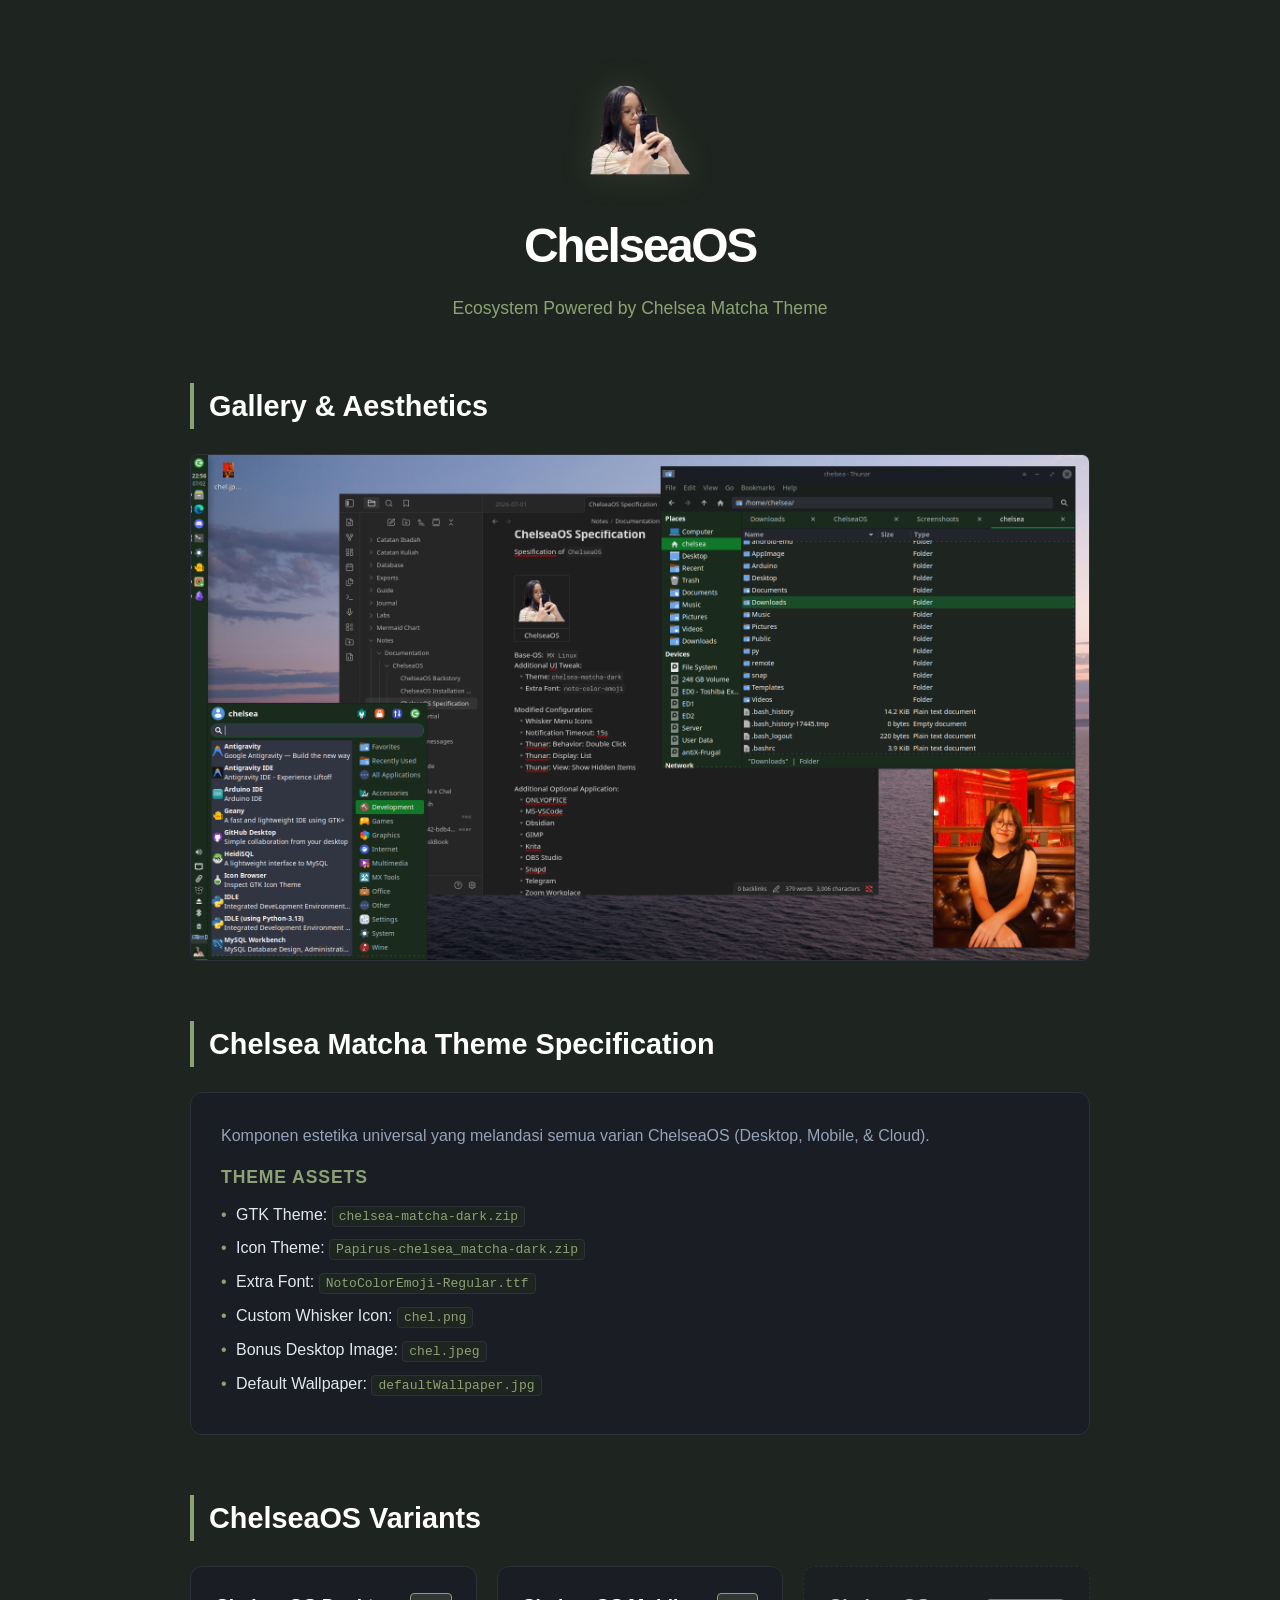
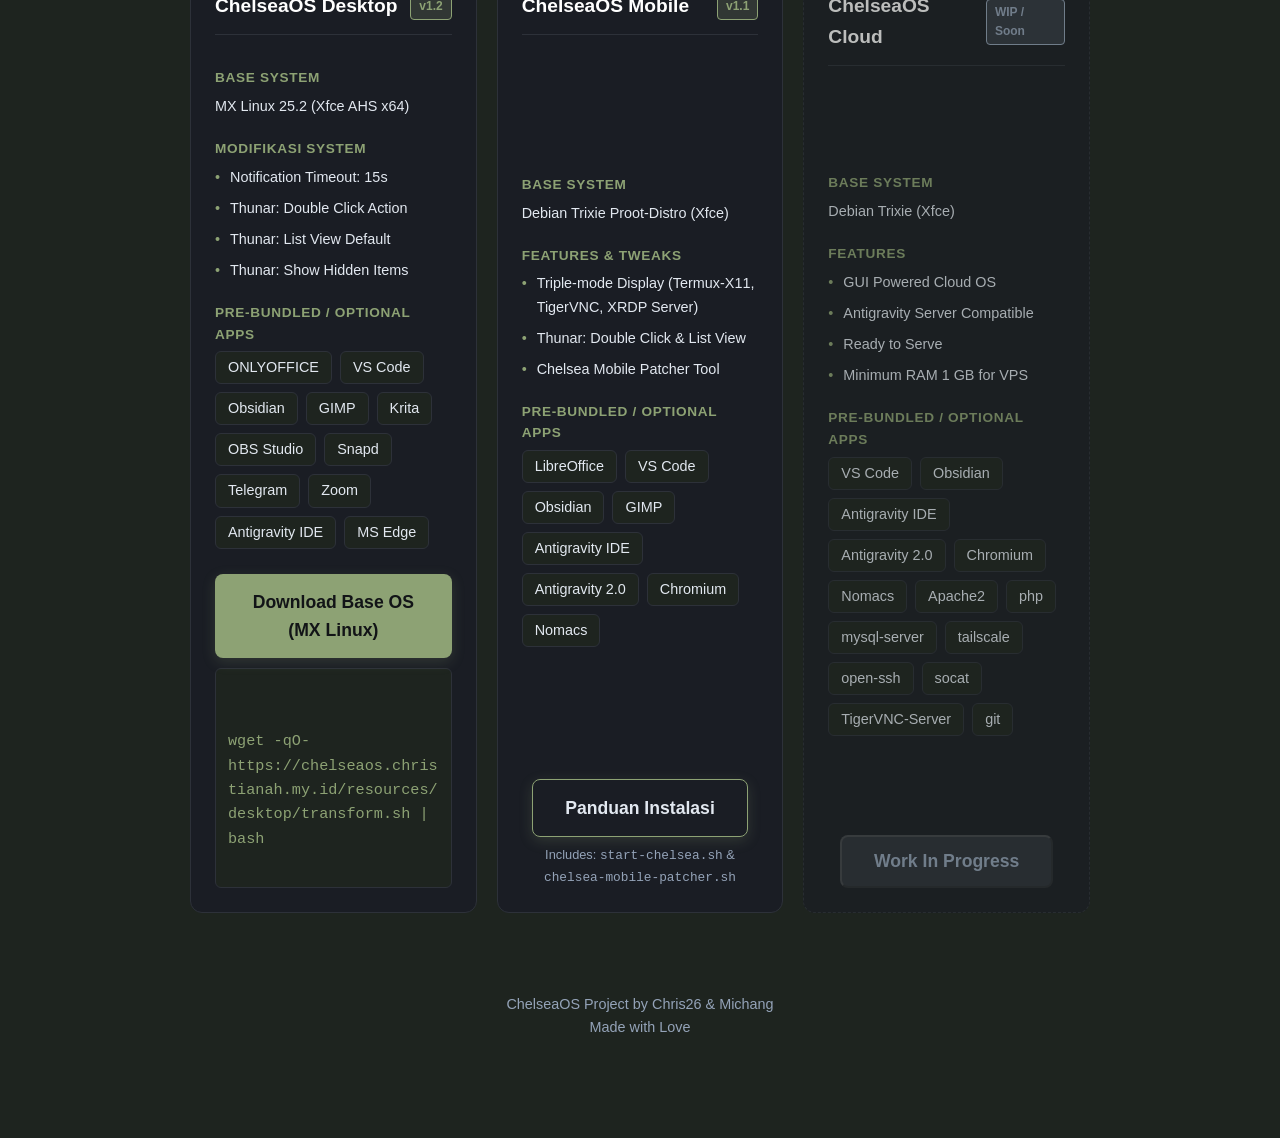
<file: index.html>
<!DOCTYPE html>
<html lang="id">

<head>
    <meta charset="UTF-8">
    <meta name="viewport" content="width=device-width, initial-scale=1.0">

    <link rel="icon" href="favicon.ico" type="image/x-icon">
    <link rel="stylesheet" href="matcha-web.css">

    <title>ChelseaOS - Official Repository</title>
</head>

<body>

    <div class="top-spacer"></div>

    <div class="container">

        <!-- Header -->
        <header>
            <img src="resources/chelsea-matcha/chel.png" alt="ChelseaOS Logo" class="logo">
            <h1>ChelseaOS</h1>
            <p>Ecosystem Powered by Chelsea Matcha Theme</p>
        </header>

        <!-- Screenshots -->
        <section id="screenshots">
            <h2>Gallery & Aesthetics</h2>
            <div class="screenshot-grid">
                <img src="resources/chelsea-matcha/Screenshot_2026-07-02_22-56-24.png" alt="ChelseaOS Screenshot"
                    style="width: 100%; border-radius: 8px; border: 1px solid var(--border-color);">
            </div>
        </section>

        <!-- Chelsea Matcha Theme Specification (Unified Aesthetic) -->
        <section id="theme-spec">
            <h2>Chelsea Matcha Theme Specification</h2>
            <div class="specs-container">
                <p style="margin-bottom: 15px; color: var(--text-muted);">
                    Komponen estetika universal yang melandasi semua varian ChelseaOS (Desktop, Mobile, & Cloud).
                </p>
                <div class="specs-group">
                    <h3>Theme Assets</h3>
                    <ul>
                        <li>GTK Theme: <a href="resources/chelsea-matcha/chelsea-matcha-dark.zip"
                                download><code>chelsea-matcha-dark.zip</code></a></li>
                        <li>Icon Theme: <a href="resources/chelsea-matcha/Papirus-chelsea_matcha-dark.zip"
                                download><code>Papirus-chelsea_matcha-dark.zip</code></a></li>
                        <li>Extra Font: <a href="resources/chelsea-matcha/NotoColorEmoji-Regular.ttf"
                                download><code>NotoColorEmoji-Regular.ttf</code></a></li>
                        <li>Custom Whisker Icon: <a href="resources/chelsea-matcha/chel.png"
                                download><code>chel.png</code></a></li>
                        <li>Bonus Desktop Image: <a href="resources/chelsea-matcha/chel.jpeg"
                                download><code>chel.jpeg</code></a></li>
                        <li>Default Wallpaper: <a href="resources/chelsea-matcha/defaultWallpaper.jpg"
                                download><code>defaultWallpaper.jpg</code></a></li>
                    </ul>
                </div>
            </div>
        </section>

        <!-- 3-Column Comparison & OS Specification Section -->
        <section id="flavors">
            <h2>ChelseaOS Variants</h2>

            <div class="flavors-grid">

                <!-- Column 1: ChelseaOS Desktop -->
                <div class="flavor-card">
                    <div class="flavor-header">
                        <h3>ChelseaOS Desktop</h3>
                        <span class="badge badge-stable">v1.2</span>
                    </div>

                    <div class="flavor-body">
                        <div class="specs-group">
                            <h4>Base System</h4>
                            <p>MX Linux 25.2 (Xfce AHS x64)</p>
                        </div>

                        <div class="specs-group">
                            <h4>Modifikasi System</h4>
                            <ul>
                                <li>Notification Timeout: 15s</li>
                                <li>Thunar: Double Click Action</li>
                                <li>Thunar: List View Default</li>
                                <li>Thunar: Show Hidden Items</li>
                            </ul>
                        </div>

                        <div class="specs-group">
                            <h4>Pre-bundled / Optional Apps</h4>
                            <div class="app-tags">
                                <span class="tag">ONLYOFFICE</span>
                                <span class="tag">VS Code</span>
                                <span class="tag">Obsidian</span>
                                <span class="tag">GIMP</span>
                                <span class="tag">Krita</span>
                                <span class="tag">OBS Studio</span>
                                <span class="tag">Snapd</span>
                                <span class="tag">Telegram</span>
                                <span class="tag">Zoom</span>
                                <span class="tag">Antigravity IDE</span>
                                <span class="tag">MS Edge</span>
                            </div>
                        </div>
                    </div>

                    <div class="flavor-footer">
                        <a href="https://sourceforge.net/projects/mx-linux/files/Final/Xfce/MX-25.2_Xfce_ahs_x64.iso/download"
                            class="btn-download" target="_blank">
                            Download Base OS (MX Linux)
                        </a>
                        <div class="code-box" style="margin-top: 10px;">
                            wget -qO- https://chelseaos.christianah.my.id/resources/desktop/transform.sh | bash
                        </div>
                    </div>
                </div>

                <!-- Column 2: ChelseaOS Mobile -->
                <div class="flavor-card">
                    <div class="flavor-header">
                        <h3>ChelseaOS Mobile</h3>
                        <span class="badge badge-stable">v1.1</span>
                    </div>

                    <div class="flavor-body">
                        <div class="specs-group">
                            <h4>Base System</h4>
                            <p>Debian Trixie Proot-Distro (Xfce)</p>
                        </div>

                        <div class="specs-group">
                            <h4>Features & Tweaks</h4>
                            <ul>
                                <li>Triple-mode Display (Termux-X11, TigerVNC, XRDP Server)</li>
                                <li>Thunar: Double Click & List View</li>
                                <li>Chelsea Mobile Patcher Tool</li>
                            </ul>
                        </div>

                        <div class="specs-group">
                            <h4>Pre-bundled / Optional Apps</h4>
                            <div class="app-tags">
                                <span class="tag">LibreOffice</span>
                                <span class="tag">VS Code</span>
                                <span class="tag">Obsidian</span>
                                <span class="tag">GIMP</span>
                                <span class="tag">Antigravity IDE</span>
                                <span class="tag">Antigravity 2.0</span>
                                <span class="tag">Chromium</span>
                                <span class="tag">Nomacs</span>
                            </div>
                        </div>
                    </div>

                    <div class="flavor-footer">
                        <a href="docs/chelseaos-mobile-installation-guide.html" class="btn-download btn-secondary">
                            Panduan Instalasi
                        </a>
                        <p style="font-size: 0.8rem; color: var(--text-muted); margin-top: 8px;">
                            Includes: <code>start-chelsea.sh</code> & <code>chelsea-mobile-patcher.sh</code>
                        </p>
                    </div>
                </div>

                <!-- Column 3: ChelseaOS Cloud -->
                <div class="flavor-card flavor-wip">
                    <div class="flavor-header">
                        <h3>ChelseaOS Cloud</h3>
                        <span class="badge badge-wip">WIP / Soon</span>
                    </div>

                    <div class="flavor-body">
                        <div class="specs-group">
                            <h4>Base System</h4>
                            <p>Debian Trixie (Xfce)</p>
                        </div>

                        <div class="specs-group">
                            <h4>Features</h4>
                            <ul>
                                <li>GUI Powered Cloud OS</li>
                                <li>Antigravity Server Compatible</li>
                                <li>Ready to Serve</li>
                                <li>Minimum RAM 1 GB for VPS</li>
                            </ul>
                        </div>

                        <div class="specs-group">
                            <h4>Pre-bundled / Optional Apps</h4>
                            <div class="app-tags">
                                <span class="tag">VS Code</span>
                                <span class="tag">Obsidian</span>
                                <span class="tag">Antigravity IDE</span>
                                <span class="tag">Antigravity 2.0</span>
                                <span class="tag">Chromium</span>
                                <span class="tag">Nomacs</span>
                                <span class="tag">Apache2</span>
                                <span class="tag">php</span>
                                <span class="tag">mysql-server</span>
                                <span class="tag">tailscale</span>
                                <span class="tag">open-ssh</span>
                                <span class="tag">socat</span>
                                <span class="tag">TigerVNC-Server</span>
                                <span class="tag">git</span>
                            </div>
                        </div>
                    </div>

                    <div class="flavor-footer">
                        <button class="btn-download btn-disabled" disabled>
                            Work In Progress
                        </button>
                    </div>
                </div>

            </div>
        </section>

        <!-- Footer -->
        <footer>
            <p>ChelseaOS Project by Chris26 & Michang<br>
                Made with Love</p>
        </footer>

    </div>

</body>

</html>
</file>
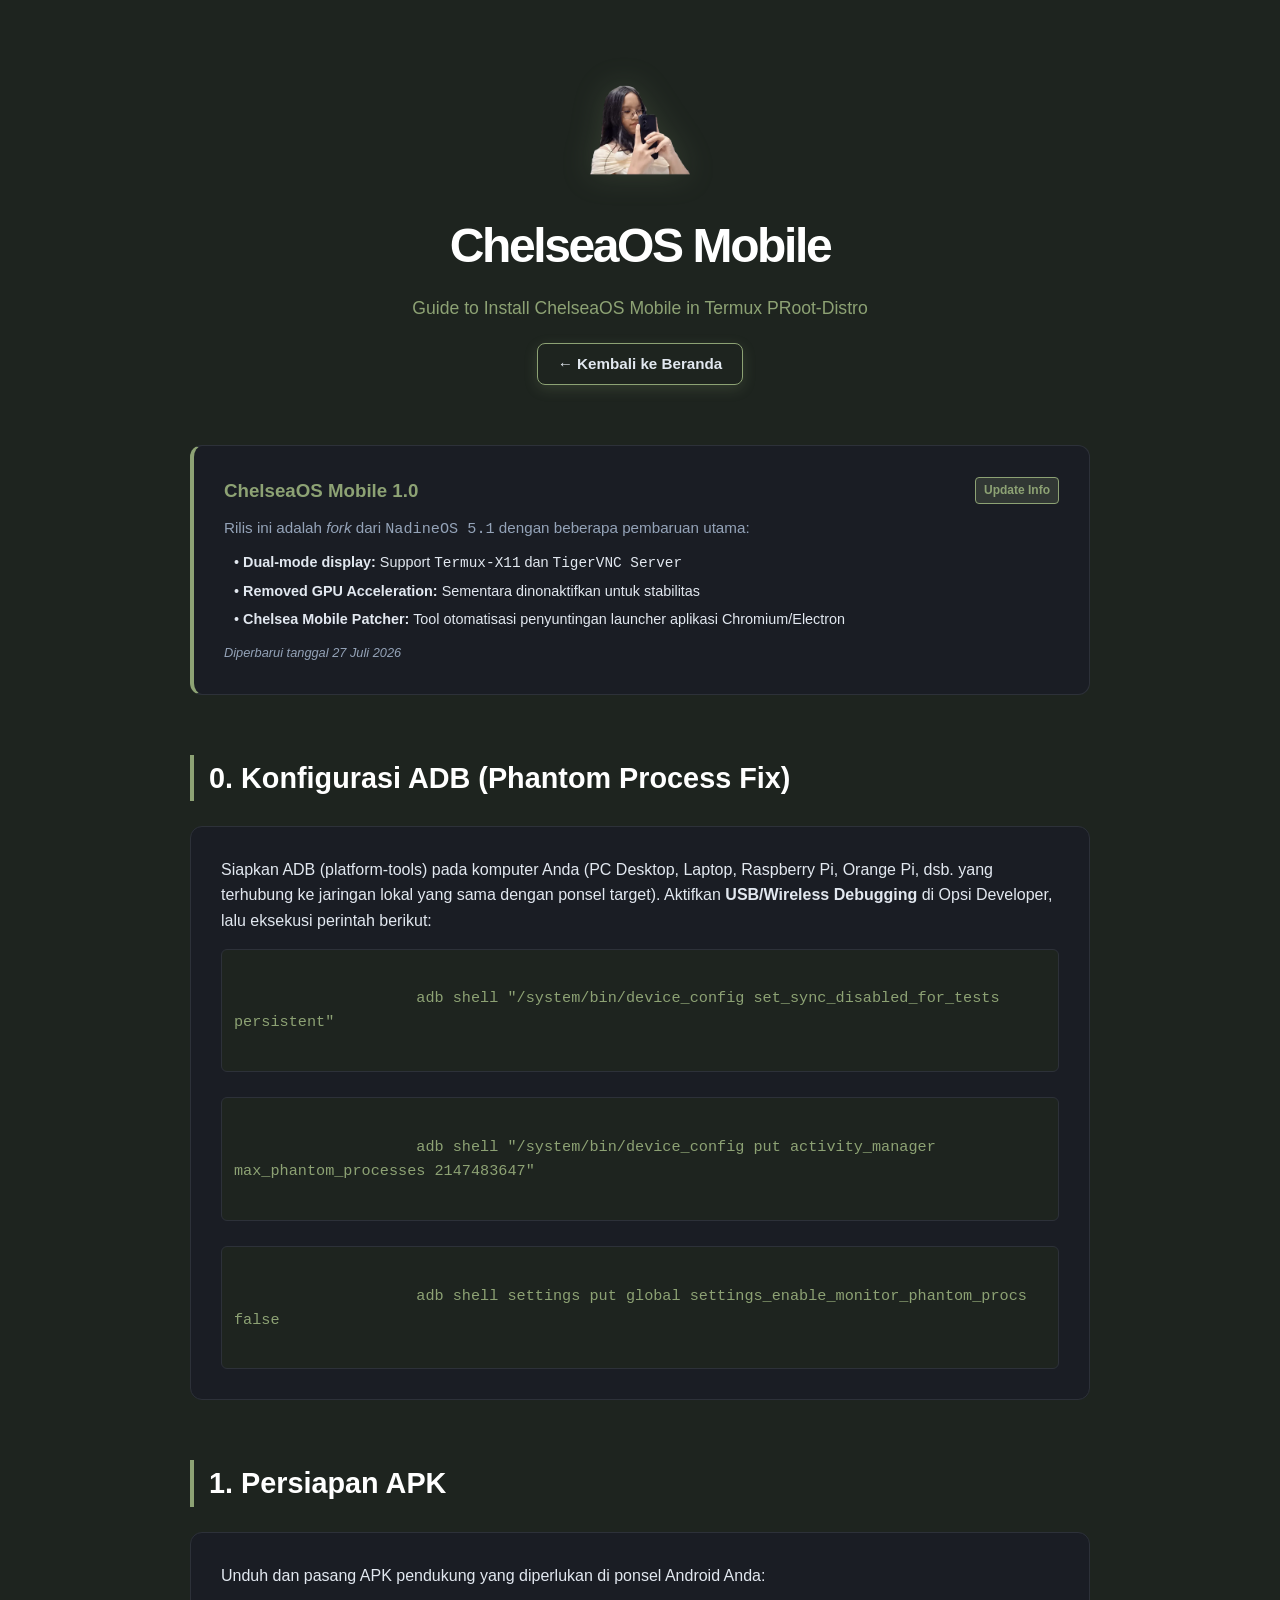
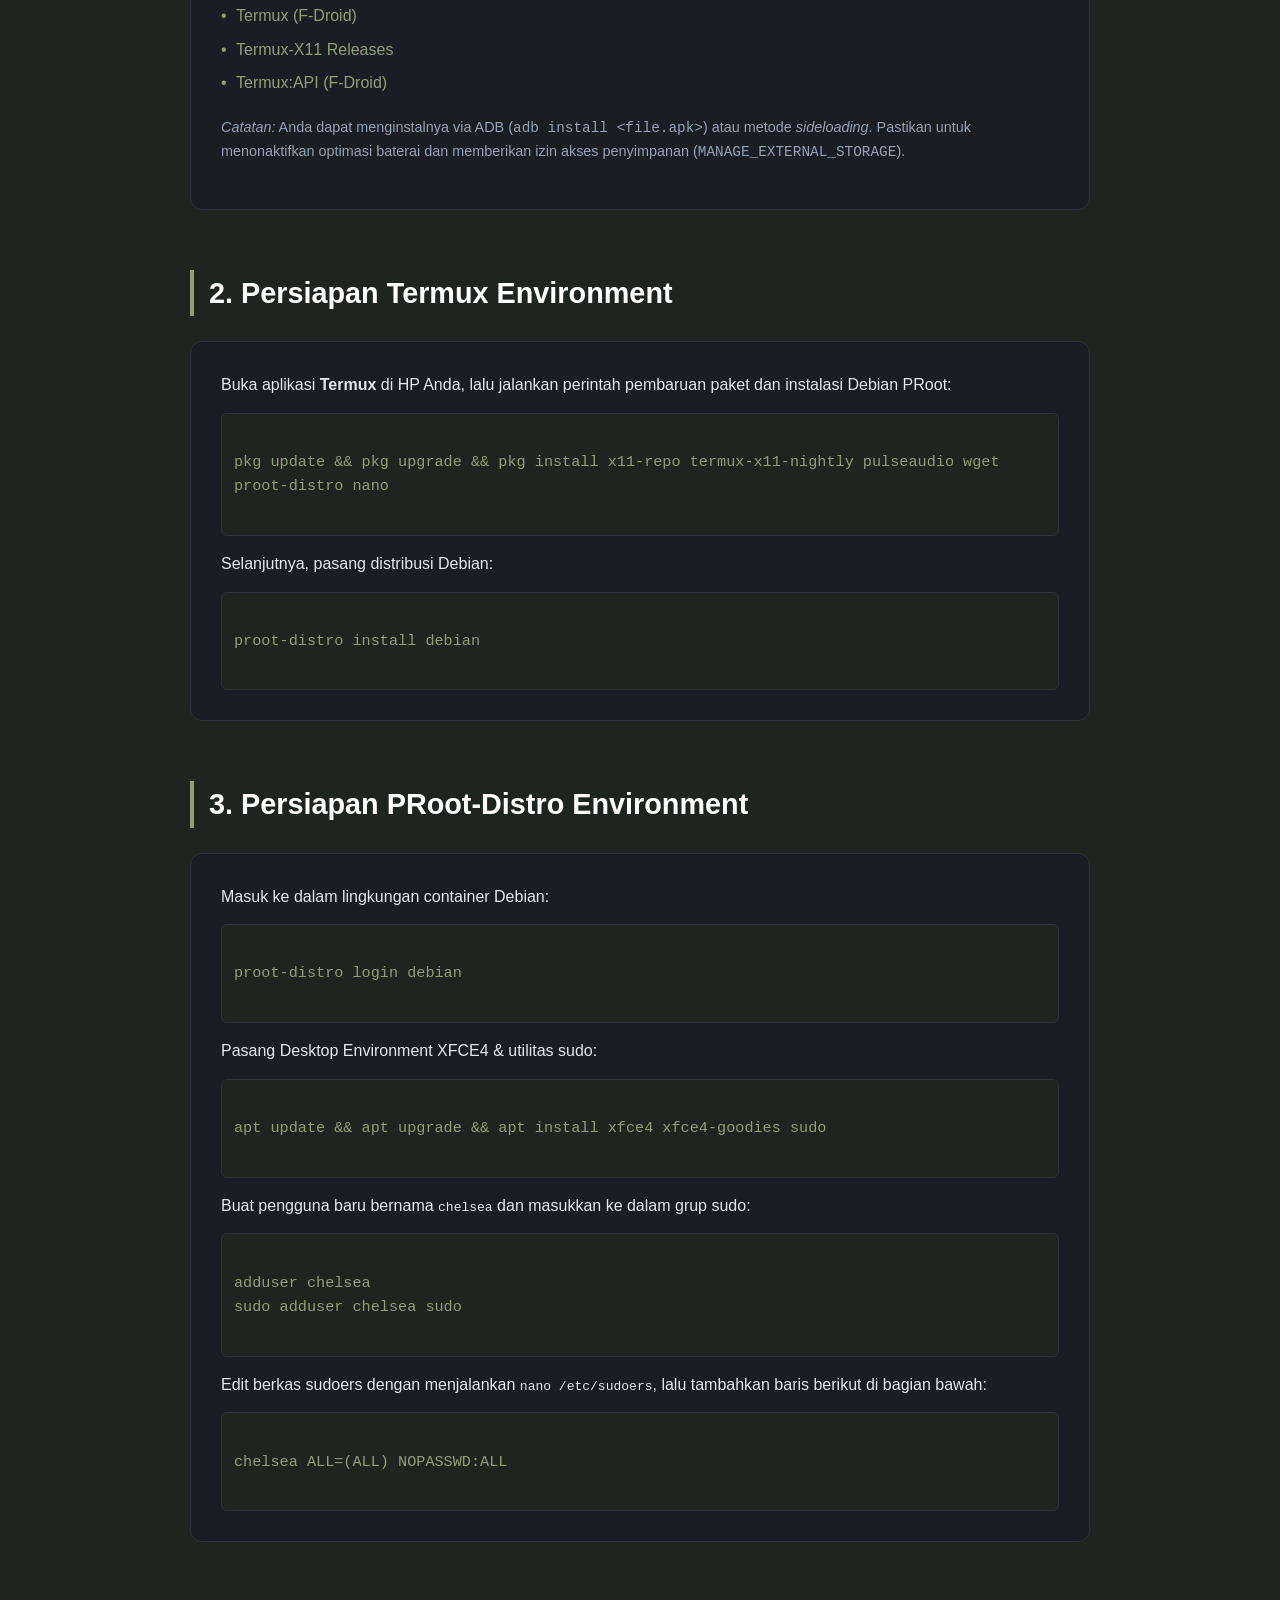
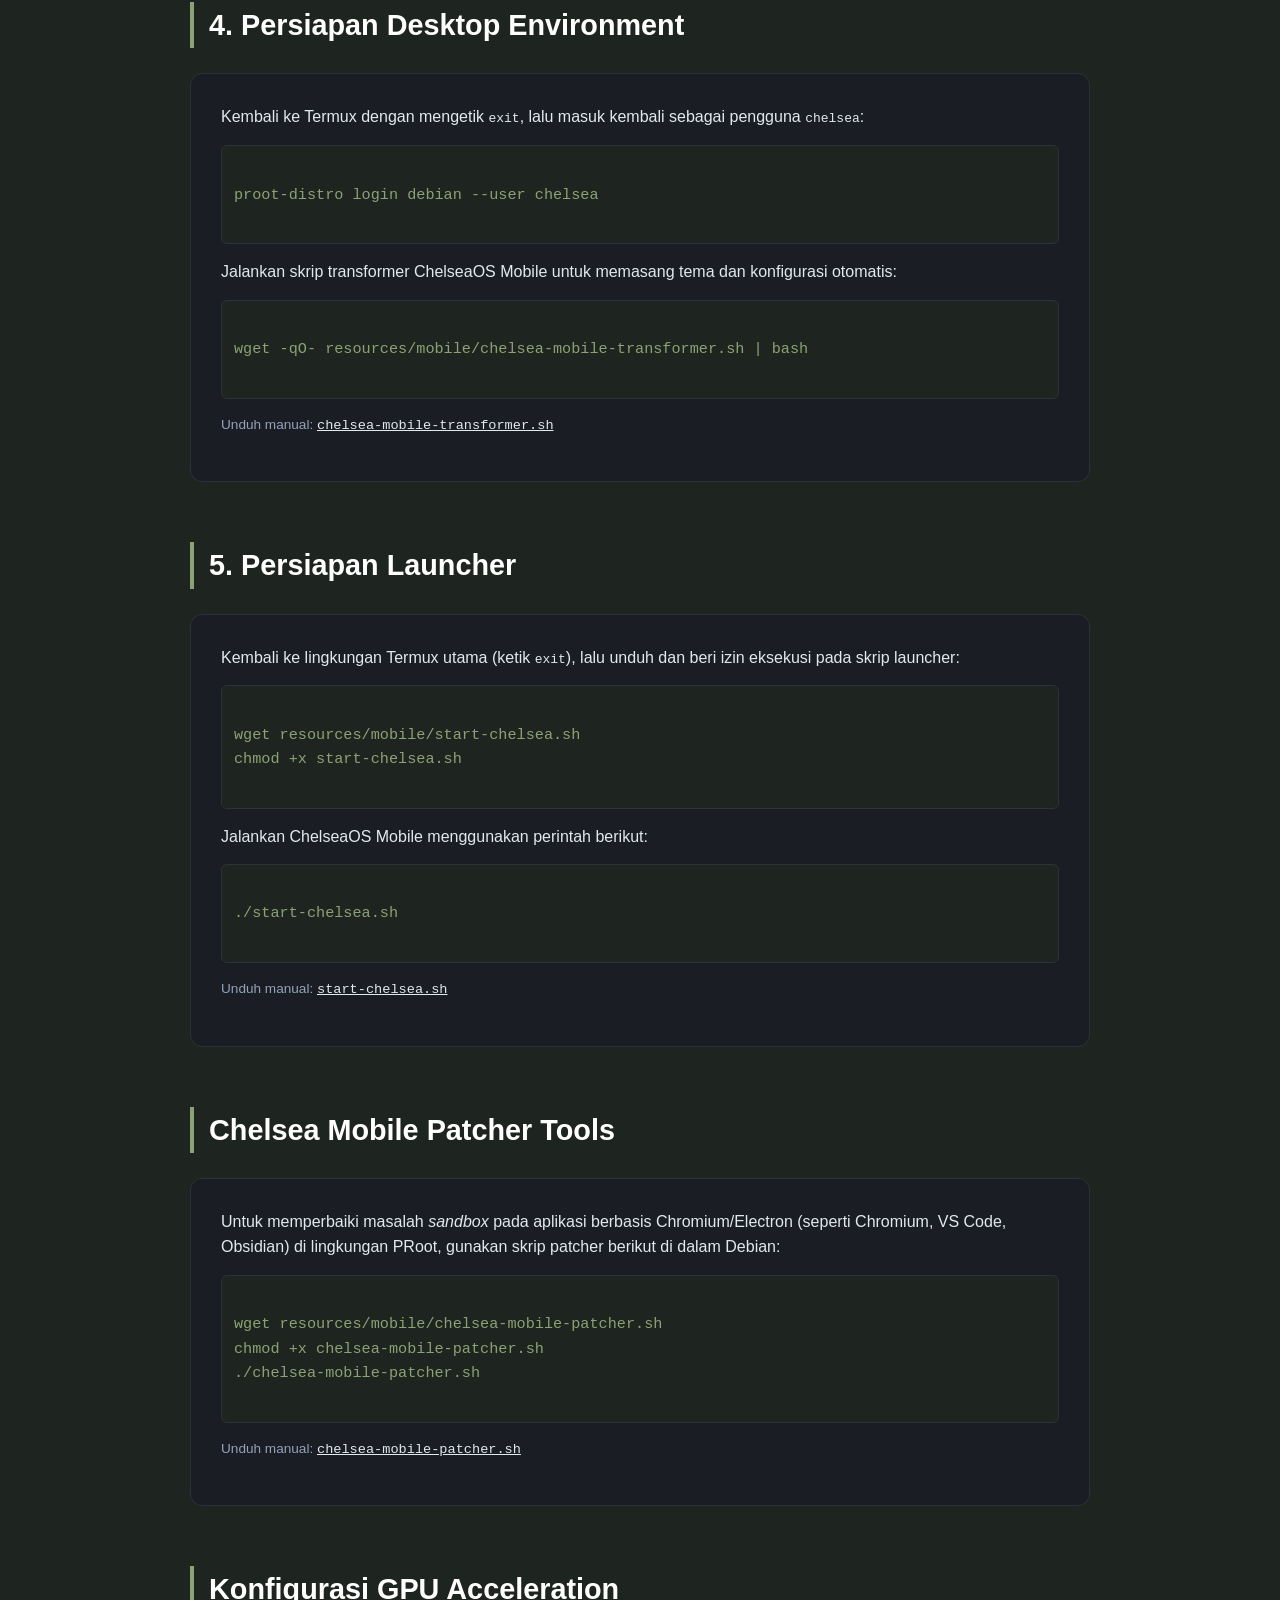
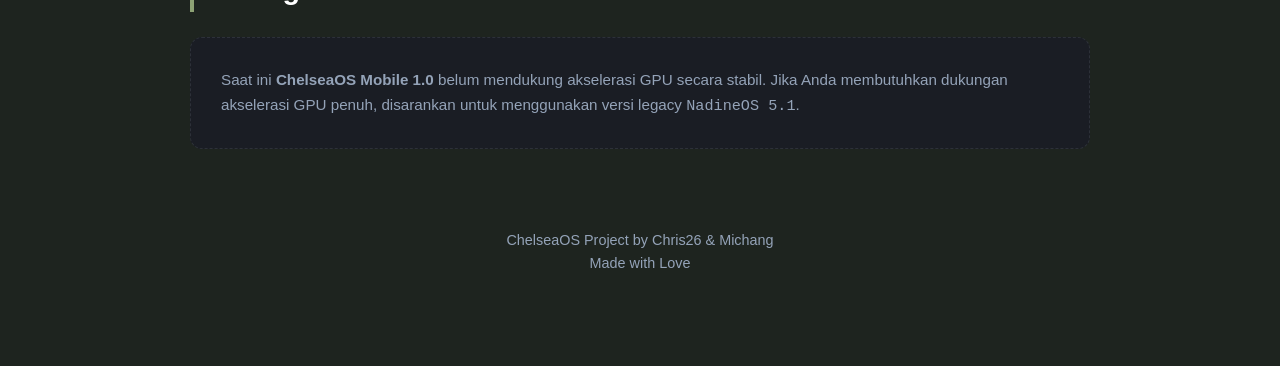
<file: mobile-installation-guide.html>
<!DOCTYPE html>
<html lang="id">
<head>
    <meta charset="UTF-8">
    <meta name="viewport" content="width=device-width, initial-scale=1.0">
    
    <link rel="icon" href="favicon.ico" type="image/x-icon">
    <link rel="stylesheet" href="matcha-web.css">
    
    <title>ChelseaOS Mobile - Installation Guide</title>
</head>
<body>

    <div class="top-spacer"></div>

    <div class="container">
        
        <!-- Header -->
        <header>
            <img src="resources/chelsea-matcha/chel.png" alt="ChelseaOS Logo" class="logo">
            <h1>ChelseaOS Mobile</h1>
            <p>Guide to Install ChelseaOS Mobile in Termux PRoot-Distro</p>
            <div style="margin-top: 20px;">
                <a href="index.html" class="btn-download btn-secondary" style="font-size: 0.95rem; padding: 8px 20px;">
                    ← Kembali ke Beranda
                </a>
            </div>
        </header>

        <!-- Update Info / Release Notes Box -->
        <section id="update-info">
            <div class="specs-container" style="border-left: 4px solid var(--matcha-primary);">
                <div style="display: flex; justify-content: space-between; align-items: center; margin-bottom: 10px;">
                    <h3 style="color: var(--matcha-primary); margin: 0;">ChelseaOS Mobile 1.0</h3>
                    <span class="badge badge-stable">Update Info</span>
                </div>
                <p style="color: var(--text-muted); font-size: 0.95rem; margin-bottom: 10px;">
                    Rilis ini adalah <em>fork</em> dari <code>NadineOS 5.1</code> dengan beberapa pembaruan utama:
                </p>
                <ul style="list-style-type: none; padding-left: 10px; font-size: 0.9rem;">
                    <li style="margin-bottom: 5px;">• <strong>Dual-mode display:</strong> Support <code>Termux-X11</code> dan <code>TigerVNC Server</code></li>
                    <li style="margin-bottom: 5px;">• <strong>Removed GPU Acceleration:</strong> Sementara dinonaktifkan untuk stabilitas</li>
                    <li style="margin-bottom: 5px;">• <strong>Chelsea Mobile Patcher:</strong> Tool otomatisasi penyuntingan launcher aplikasi Chromium/Electron</li>
                </ul>
                <p style="font-size: 0.8rem; color: var(--text-muted); margin-top: 12px; font-style: italic;">
                    Diperbarui tanggal 27 Juli 2026
                </p>
            </div>
        </section>

        <!-- Langkah 0: Konfigurasi ADB -->
        <section id="step-0">
            <h2>0. Konfigurasi ADB (Phantom Process Fix)</h2>
            <div class="installation-box">
                <p style="text-align: left; color: var(--text-color);">
                    Siapkan ADB (platform-tools) pada komputer Anda (PC Desktop, Laptop, Raspberry Pi, Orange Pi, dsb. yang terhubung ke jaringan lokal yang sama dengan ponsel target). Aktifkan <strong>USB/Wireless Debugging</strong> di Opsi Developer, lalu eksekusi perintah berikut:
                </p>
                <div class="code-box">
                    adb shell "/system/bin/device_config set_sync_disabled_for_tests persistent"
                </div><br>
                <div class="code-box">
                    adb shell "/system/bin/device_config put activity_manager max_phantom_processes 2147483647"
                </div><br>
                <div class="code-box">
                    adb shell settings put global settings_enable_monitor_phantom_procs false
                </div>
            </div>
        </section>

        <!-- Langkah 1: Persiapan APK -->
        <section id="step-1">
            <h2>1. Persiapan APK</h2>
            <div class="installation-box">
                <p style="text-align: left; color: var(--text-color); margin-bottom: 15px;">
                    Unduh dan pasang APK pendukung yang diperlukan di ponsel Android Anda:
                </p>
                <div class="specs-group" style="text-align: left;">
                    <ul>
                        <li><a href="https://f-droid.org/en/packages/com.termux/" target="_blank">Termux (F-Droid)</a></li>
                        <li><a href="https://github.com/termux/termux-x11/releases" target="_blank">Termux-X11 Releases</a></li>
                        <li><a href="https://f-droid.org/id/packages/com.termux.api/" target="_blank">Termux:API (F-Droid)</a></li>
                    </ul>
                </div>
                <p style="text-align: left; color: var(--text-muted); font-size: 0.9rem; margin-top: 15px;">
                    <em>Catatan:</em> Anda dapat menginstalnya via ADB (<code>adb install &lt;file.apk&gt;</code>) atau metode <em>sideloading</em>. Pastikan untuk menonaktifkan optimasi baterai dan memberikan izin akses penyimpanan (<code>MANAGE_EXTERNAL_STORAGE</code>).
                </p>
            </div>
        </section>

        <!-- Langkah 2: Persiapan Termux Environment -->
        <section id="step-2">
            <h2>2. Persiapan Termux Environment</h2>
            <div class="installation-box">
                <p style="text-align: left; color: var(--text-color);">
                    Buka aplikasi <strong>Termux</strong> di HP Anda, lalu jalankan perintah pembaruan paket dan instalasi Debian PRoot:
                </p>
                <div class="code-box" style="margin-bottom: 15px;">
pkg update && pkg upgrade && pkg install x11-repo termux-x11-nightly pulseaudio wget proot-distro nano
                </div>
                <p style="text-align: left; color: var(--text-color);">
                    Selanjutnya, pasang distribusi Debian:
                </p>
                <div class="code-box">
proot-distro install debian
                </div>
            </div>
        </section>

        <!-- Langkah 3: Persiapan Proot-Distro Environment -->
        <section id="step-3">
            <h2>3. Persiapan PRoot-Distro Environment</h2>
            <div class="installation-box">
                <p style="text-align: left; color: var(--text-color);">
                    Masuk ke dalam lingkungan container Debian:
                </p>
                <div class="code-box" style="margin-bottom: 15px;">
proot-distro login debian
                </div>
                <p style="text-align: left; color: var(--text-color);">
                    Pasang Desktop Environment XFCE4 & utilitas sudo:
                </p>
                <div class="code-box" style="margin-bottom: 15px;">
apt update && apt upgrade && apt install xfce4 xfce4-goodies sudo
                </div>
                <p style="text-align: left; color: var(--text-color);">
                    Buat pengguna baru bernama <code>chelsea</code> dan masukkan ke dalam grup sudo:
                </p>
                <div class="code-box" style="margin-bottom: 15px;">
adduser chelsea
sudo adduser chelsea sudo
                </div>
                <p style="text-align: left; color: var(--text-color);">
                    Edit berkas sudoers dengan menjalankan <code>nano /etc/sudoers</code>, lalu tambahkan baris berikut di bagian bawah:
                </p>
                <div class="code-box">
chelsea ALL=(ALL) NOPASSWD:ALL
                </div>
            </div>
        </section>

        <!-- Langkah 4: Persiapan Desktop Environment -->
        <section id="step-4">
            <h2>4. Persiapan Desktop Environment</h2>
            <div class="installation-box">
                <p style="text-align: left; color: var(--text-color);">
                    Kembali ke Termux dengan mengetik <code>exit</code>, lalu masuk kembali sebagai pengguna <code>chelsea</code>:
                </p>
                <div class="code-box" style="margin-bottom: 15px;">
proot-distro login debian --user chelsea
                </div>
                <p style="text-align: left; color: var(--text-color);">
                    Jalankan skrip transformer ChelseaOS Mobile untuk memasang tema dan konfigurasi otomatis:
                </p>
                <div class="code-box" style="margin-bottom: 15px;">
wget -qO- resources/mobile/chelsea-mobile-transformer.sh | bash
                </div>
                <p style="text-align: left; color: var(--text-muted); font-size: 0.85rem;">
                    Unduh manual: <a href="resources/mobile/chelsea-mobile-transformer.sh" download><code>chelsea-mobile-transformer.sh</code></a>
                </p>
            </div>
        </section>

        <!-- Langkah 5: Persiapan Launcher -->
        <section id="step-5">
            <h2>5. Persiapan Launcher</h2>
            <div class="installation-box">
                <p style="text-align: left; color: var(--text-color);">
                    Kembali ke lingkungan Termux utama (ketik <code>exit</code>), lalu unduh dan beri izin eksekusi pada skrip launcher:
                </p>
                <div class="code-box" style="margin-bottom: 15px;">
wget resources/mobile/start-chelsea.sh
chmod +x start-chelsea.sh
                </div>
                <p style="text-align: left; color: var(--text-color);">
                    Jalankan ChelseaOS Mobile menggunakan perintah berikut:
                </p>
                <div class="code-box" style="margin-bottom: 15px;">
./start-chelsea.sh
                </div>
                <p style="text-align: left; color: var(--text-muted); font-size: 0.85rem;">
                    Unduh manual: <a href="resources/mobile/start-chelsea.sh" download><code>start-chelsea.sh</code></a>
                </p>
            </div>
        </section>

        <!-- Tool Tambahan: Chelsea Mobile Patcher -->
        <section id="patcher-tool">
            <h2>Chelsea Mobile Patcher Tools</h2>
            <div class="installation-box">
                <p style="text-align: left; color: var(--text-color);">
                    Untuk memperbaiki masalah <em>sandbox</em> pada aplikasi berbasis Chromium/Electron (seperti Chromium, VS Code, Obsidian) di lingkungan PRoot, gunakan skrip patcher berikut di dalam Debian:
                </p>
                <div class="code-box" style="margin-bottom: 15px;">
wget resources/mobile/chelsea-mobile-patcher.sh
chmod +x chelsea-mobile-patcher.sh
./chelsea-mobile-patcher.sh
                </div>
                <p style="text-align: left; color: var(--text-muted); font-size: 0.85rem;">
                    Unduh manual: <a href="resources/mobile/chelsea-mobile-patcher.sh" download><code>chelsea-mobile-patcher.sh</code></a>
                </p>
            </div>
        </section>

        <!-- Catatan Akselerasi GPU -->
        <section id="gpu-acceleration">
            <h2>Konfigurasi GPU Acceleration</h2>
            <div class="specs-container" style="border: 1px dashed var(--border-color);">
                <p style="color: var(--text-muted); font-size: 0.95rem;">
                    Saat ini <strong>ChelseaOS Mobile 1.0</strong> belum mendukung akselerasi GPU secara stabil. Jika Anda membutuhkan dukungan akselerasi GPU penuh, disarankan untuk menggunakan versi legacy <code>NadineOS 5.1</code>.
                </p>
            </div>
        </section>

        <!-- Footer -->
        <footer>
            <p>ChelseaOS Project by Chris26 & Michang<br>
            Made with Love</p>
        </footer>

    </div>

</body>
</html>
</file>
<file: matcha-web.css>
/* Matcha & Dark Theme Variables */
:root {
    --bg-color: #1e241f;
    --card-bg: #1a1d24;
    --text-color: #e2e8f0;
    --text-muted: #94a3b8;
    --matcha-primary: #8da274;
    --matcha-hover: #768a5f;
    --matcha-glow: rgba(141, 162, 116, 0.2);
    --border-color: #2d3139;
}

* {
    box-sizing: border-box;
    margin: 0;
    padding: 0;
}

a {
    color: var(--text-color);
}

body {
    background-color: var(--bg-color);
    color: var(--text-color);
    font-family: 'Segoe UI', Tahoma, Geneva, Verdana, sans-serif;
    line-height: 1.6;
    padding: 0 20px;
}

/* 1. Space kosong di atas */
.top-spacer {
    height: 80px;
}

.container {
    max-width: 900px;
    margin: 0 auto;
    padding-bottom: 100px;
}

/* 2. Heading & Logo */
header {
    text-align: center;
    margin-bottom: 40px;
}

.logo {
    max-width: 100px;
    height: auto;
    margin-bottom: 20px;
    filter: drop-shadow(0 0 15px var(--matcha-glow));
}

header h1 {
    font-size: 3rem;
    font-weight: 700;
    color: #ffffff;
    letter-spacing: -0.05em;
    margin-bottom: 10px;
}

header p {
    color: var(--matcha-primary);
    font-size: 1.1rem;
    font-weight: 500;
}

/* 3. Jarak & Tombol Download */
.cta-section {
    text-align: center;
    margin: 50px 0;
}

.btn-download {
    display: inline-block;
    background-color: var(--matcha-primary);
    color: #121417;
    text-decoration: none;
    font-weight: 600;
    font-size: 1.1rem;
    padding: 14px 32px;
    border-radius: 8px;
    transition: all 0.3s ease;
    box-shadow: 0 4px 14px var(--matcha-glow);
}

.btn-download:hover {
    background-color: var(--matcha-hover);
    transform: translateY(-2px);
    box-shadow: 0 6px 20px var(--matcha-glow);
}

/* Section Styling */
section {
    margin-top: 60px;
}

section h2 {
    font-size: 1.8rem;
    color: #ffffff;
    margin-bottom: 25px;
    border-left: 4px solid var(--matcha-primary);
    padding-left: 15px;
}

/* 4. Screenshots Placeholder */
.screenshot-grid {
    display: grid;
    grid-template-columns: repeat(auto-fit, minmax(250px, 1fr));
    gap: 20px;
}

.screenshot-placeholder {
    background-color: var(--card-bg);
    border: 2px dashed var(--border-color);
    border-radius: 8px;
    height: 180px;
    display: flex;
    align-items: center;
    justify-content: center;
    color: var(--text-muted);
    font-style: italic;
}

/* 5. Spesifikasi */
.specs-container {
    background-color: var(--card-bg);
    border: 1px solid var(--border-color);
    border-radius: 12px;
    padding: 30px;
}

.specs-group {
    margin-bottom: 20px;
}

.specs-group:last-child {
    margin-bottom: 0;
}

.specs-group h3 {
    color: var(--matcha-primary);
    font-size: 1.1rem;
    margin-bottom: 10px;
    text-transform: uppercase;
    letter-spacing: 0.05em;
}

.specs-group ul {
    list-style-type: none;
}

.specs-group li {
    margin-bottom: 8px;
    padding-left: 15px;
    position: relative;
}

.specs-group li::before {
    content: "•";
    color: var(--matcha-primary);
    position: absolute;
    left: 0;
}

.app-tags {
    display: flex;
    flex-wrap: wrap;
    gap: 8px;
    margin-top: 5px;
}

.tag {
    background-color: var(--bg-color);
    border: 1px solid var(--border-color);
    padding: 4px 12px;
    border-radius: 6px;
    font-size: 0.9rem;
}

/* 6. Installation Placeholder */
.installation-box {
    background-color: var(--card-bg);
    border: 1px solid var(--border-color);
    border-radius: 12px;
    padding: 30px;
    text-align: center;
}

.installation-box p {
    color: var(--text-muted);
    margin-bottom: 15px;
}

.code-box {
    background-color: var(--bg-color);
    padding: 12px;
    border-radius: 6px;
    font-family: 'Courier New', Courier, monospace;
    font-size: 0.95rem;
    color: var(--matcha-primary);
    border: 1px solid var(--border-color);
    overflow-x: auto;
    text-align: left;
    /* izinkan pemenggalan kata */
    overflow-wrap: anywhere;
    word-break: break-word;
    white-space: pre-wrap;
}

/* Styling khusus untuk tautan spesifikasi yang downloadable */
.specs-group ul li a {
    color: var(--matcha-primary);
    text-decoration: none;
    transition: color 0.2s ease;
}

.specs-group ul li a:hover {
    color: var(--matcha-hover);
    text-decoration: underline;
}

.specs-group ul li a code {
    background-color: var(--bg-color);
    padding: 2px 6px;
    border-radius: 4px;
    border: 1px solid var(--border-color);
    color: inherit;
    /* Mengikuti warna matcha dari tag <a> saat di-hover */
    cursor: pointer;
}

footer {
    margin-top: 80px;
    text-align: center;
    color: var(--text-muted);
    font-size: 0.9rem;
}

/* --- 3-Column Responsive Flavors Grid --- */
.flavors-grid {
    display: grid;
    grid-template-columns: repeat(3, 1fr);
    gap: 20px;
    margin-top: 20px;
}

/* Response untuk Layar HP / Tablet kecil (1 Kolom ke bawah) */
@media (max-width: 900px) {
    .flavors-grid {
        grid-template-columns: 1fr;
    }
}

.flavor-card {
    background-color: var(--card-bg);
    border: 1px solid var(--border-color);
    border-radius: 12px;
    padding: 24px;
    display: flex;
    flex-direction: column;
    justify-content: space-between;
    transition: transform 0.2s ease, border-color 0.2s ease;
}

.flavor-card:hover {
    border-color: var(--matcha-primary);
}

.flavor-wip {
    opacity: 0.7;
    border-style: dashed;
}

.flavor-header {
    display: flex;
    justify-content: space-between;
    align-items: center;
    margin-bottom: 20px;
    border-bottom: 1px solid var(--border-color);
    padding-bottom: 12px;
}

.flavor-header h3 {
    color: #ffffff;
    font-size: 1.2rem;
}

.badge {
    font-size: 0.75rem;
    padding: 3px 8px;
    border-radius: 4px;
    font-weight: 600;
}

.badge-stable {
    background-color: rgba(141, 162, 116, 0.2);
    color: var(--matcha-primary);
    border: 1px solid var(--matcha-primary);
}

.badge-wip {
    background-color: rgba(148, 163, 184, 0.2);
    color: var(--text-muted);
    border: 1px solid var(--text-muted);
}

.flavor-body .specs-group h4 {
    color: var(--matcha-primary);
    font-size: 0.85rem;
    text-transform: uppercase;
    letter-spacing: 0.05em;
    margin-top: 12px;
    margin-bottom: 6px;
}

.flavor-body p,
.flavor-body li {
    font-size: 0.9rem;
    color: var(--text-color);
}

.flavor-footer {
    margin-top: 25px;
    text-align: center;
}

/* Secondary & Disabled Button Styling */
.btn-secondary {
    background-color: transparent;
    color: var(--text-color);
    border: 1px solid var(--matcha-primary);
}

.btn-secondary:hover {
    background-color: var(--matcha-primary);
    color: #121417;
}

.btn-disabled {
    background-color: var(--border-color);
    color: var(--text-muted);
    cursor: not-allowed;
    box-shadow: none;
}

.btn-disabled:hover {
    background-color: var(--border-color);
    transform: none;
    box-shadow: none;
}
</file>
